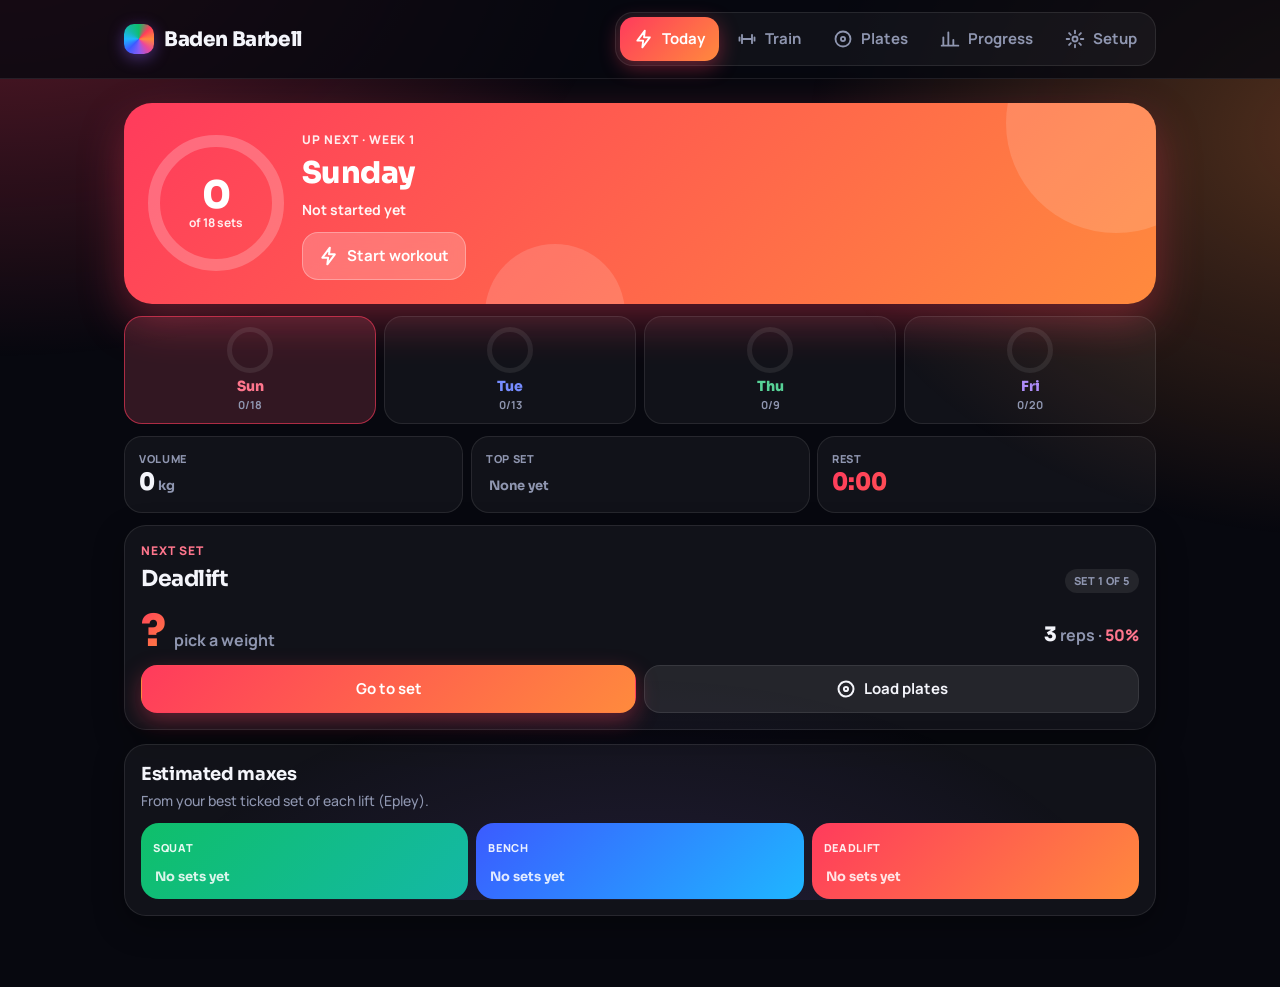
<file: index.html>
<!doctype html>
<html lang="en" data-theme="dark">
<head>
  <meta charset="utf-8">
  <meta name="viewport" content="width=device-width, initial-scale=1, viewport-fit=cover">
  <title>Baden Barbell</title>
  <meta name="description" content="Personal workout log">
  <meta name="theme-color" content="#07080f">
  <script>try{var t=(JSON.parse(localStorage.getItem('badenBarbell.v1'))||{}).theme;if(t)document.documentElement.dataset.theme=t}catch(e){}</script>
  <meta name="mobile-web-app-capable" content="yes">
  <meta name="apple-mobile-web-app-capable" content="yes">
  <meta name="apple-mobile-web-app-status-bar-style" content="black-translucent">
  <meta name="apple-mobile-web-app-title" content="Baden Barbell">
  <link rel="manifest" href="manifest.webmanifest">
  <link rel="icon" href="icons/icon.svg" type="image/svg+xml">
  <link rel="apple-touch-icon" href="icons/apple-touch-icon.png">
  <link rel="preconnect" href="https://fonts.googleapis.com">
  <link rel="preconnect" href="https://fonts.gstatic.com" crossorigin>
  <link rel="stylesheet" href="https://fonts.googleapis.com/css2?family=Manrope:wght@400;500;600;700;800&family=Sora:wght@600;700;800&display=swap">
  <link rel="stylesheet" href="styles.css">
</head>
<body data-day="sun">
  <div class="glow" aria-hidden="true"></div>
  <header class="top">
    <div class="top-in">
      <div class="brand">
        <span class="mark" aria-hidden="true"></span>
        <h1>Baden Barbell</h1>
      </div>
      <nav class="tabs" aria-label="Main">
        <span class="tabpill" aria-hidden="true"></span>
        <button class="tab on" data-act="tab" data-tab="today">
          <svg viewBox="0 0 24 24" aria-hidden="true"><path d="M13 2L4 14h7l-1 8 9-12h-7z"/></svg>
          <span>Today</span>
        </button>
        <button class="tab" data-act="tab" data-tab="train">
          <svg viewBox="0 0 24 24" aria-hidden="true"><path d="M3 10v4M6 7v10M18 7v10M21 10v4M6 12h12"/></svg>
          <span>Train</span>
        </button>
        <button class="tab" data-act="tab" data-tab="plates">
          <svg viewBox="0 0 24 24" aria-hidden="true"><circle cx="12" cy="12" r="9"/><circle cx="12" cy="12" r="2.5"/></svg>
          <span>Plates</span>
        </button>
        <button class="tab" data-act="tab" data-tab="progress">
          <svg viewBox="0 0 24 24" aria-hidden="true"><path d="M4 20V10M10 20V4M16 20v-7M22 20H2"/></svg>
          <span>Progress</span>
        </button>
        <button class="tab" data-act="tab" data-tab="setup">
          <svg viewBox="0 0 24 24" aria-hidden="true"><circle cx="12" cy="12" r="3"/><path d="M12 2v3M12 19v3M2 12h3M19 12h3M4.9 4.9l2.1 2.1M17 17l2.1 2.1M4.9 19.1L7 17M17 7l2.1-2.1"/></svg>
          <span>Setup</span>
        </button>
      </nav>
    </div>
  </header>

  <main>
    <section id="today" class="view"></section>
    <section id="train" class="view" hidden></section>
    <section id="plates" class="view" hidden></section>
    <section id="progress" class="view" hidden></section>
    <section id="setup" class="view" hidden></section>
  </main>

  <dialog id="sheet" class="sheet" aria-label="Choose exercise"></dialog>

  <button id="rest" class="restpill" data-act="resthide" hidden aria-label="Rest timer, tap to hide"><i class="dot"></i>Rest <b>0:00</b></button>
  <div id="toast" class="toast" role="status" aria-live="polite"></div>

  <script src="app.js"></script>
</body>
</html>
</file>
<file: styles.css>
/* Baden Barbell */
:root {
  /* Day gradients: a = start, b = end */
  --sun-a: #ff3b5c; --sun-b: #ff8a3d;
  --tue-a: #3b5bff; --tue-b: #1fb6ff;
  --thu-a: #0fbf6a; --thu-b: #14b8a6;
  --fri-a: #8b5cf6; --fri-b: #ec4899;
  --sun: var(--sun-a); --tue: var(--tue-a); --thu: var(--thu-a); --fri: var(--fri-a);
  --sun-grad: linear-gradient(135deg, var(--sun-a), var(--sun-b));
  --tue-grad: linear-gradient(135deg, var(--tue-a), var(--tue-b));
  --thu-grad: linear-gradient(135deg, var(--thu-a), var(--thu-b));
  --fri-grad: linear-gradient(135deg, var(--fri-a), var(--fri-b));
  --rainbow: linear-gradient(120deg, var(--sun-a), var(--fri-a) 40%, var(--tue-a) 75%, var(--thu-a));

  /* Dark (default) */
  --bg: #07080f;
  --surface: rgba(255, 255, 255, .045);
  --surface-2: rgba(255, 255, 255, .08);
  --surface-3: rgba(255, 255, 255, .13);
  --field: rgba(0, 0, 0, .35);
  --nav: rgba(10, 11, 20, .82);
  --text: #f4f5fb;
  --muted: #8f96b0;
  --line: rgba(255, 255, 255, .09);
  --shadow: 0 10px 30px rgba(0, 0, 0, .35);
  --glow-amt: 38%;
  --sheet-bg: #121420;
  --ink-mix: white;
  --ink-amt: 30%;
  color-scheme: dark;


  --radius: 22px;
  --tap: 48px;
  --head: "Sora", system-ui, sans-serif;
  --body: "Manrope", system-ui, sans-serif;
}

:root[data-theme="light"] {
  --bg: #f3f4fb;
  --surface: rgba(255, 255, 255, .78);
  --surface-2: rgba(16, 20, 40, .06);
  --surface-3: rgba(16, 20, 40, .1);
  --field: #ffffff;
  --nav: rgba(255, 255, 255, .88);
  --text: #10121c;
  --muted: #5b6178;
  --line: rgba(16, 20, 40, .09);
  --shadow: 0 8px 24px rgba(16, 20, 40, .08);
  --glow-amt: 22%;
    --sheet-bg: #ffffff;
  --ink-mix: black;
  --ink-amt: 12%;
  color-scheme: light;
}
@media (prefers-color-scheme: light) {
  :root[data-theme="system"] {
    --bg: #f3f4fb;
    --surface: rgba(255, 255, 255, .78);
    --surface-2: rgba(16, 20, 40, .06);
    --surface-3: rgba(16, 20, 40, .1);
    --field: #ffffff;
    --nav: rgba(255, 255, 255, .88);
    --text: #10121c;
    --muted: #5b6178;
    --line: rgba(16, 20, 40, .09);
    --shadow: 0 8px 24px rgba(16, 20, 40, .08);
    --glow-amt: 22%;
    --sheet-bg: #ffffff;
    --ink-mix: black;
    --ink-amt: 12%;
    color-scheme: light;
  }
}

/* Derived accent values live on body so they pick up the selected day */
body {
  --accent: var(--sun-a);
  --accent-2: var(--sun-b);
  --grad: linear-gradient(135deg, var(--accent), var(--accent-2));
  --accent-ink: color-mix(in srgb, var(--accent), var(--ink-mix) var(--ink-amt));
  --accent-soft: color-mix(in srgb, var(--accent) 16%, transparent);
}
body[data-day="sun"] { --accent: var(--sun-a); --accent-2: var(--sun-b); }
body[data-day="tue"] { --accent: var(--tue-a); --accent-2: var(--tue-b); }
body[data-day="thu"] { --accent: var(--thu-a); --accent-2: var(--thu-b); }
body[data-day="fri"] { --accent: var(--fri-a); --accent-2: var(--fri-b); }

* { box-sizing: border-box; }
html { -webkit-text-size-adjust: 100%; background: var(--bg); }
body {
  margin: 0; min-height: 100vh;
  background: transparent;
  color: var(--text);
  font: 500 16px/1.45 var(--body);
  -webkit-tap-highlight-color: transparent;
  padding-bottom: calc(92px + env(safe-area-inset-bottom));
}
/* Coloured glow behind everything, follows the selected day */
.glow {
  position: fixed; inset: 0; z-index: -1; pointer-events: none;
  background:
    radial-gradient(70vmax 50vmax at 0% -10%, color-mix(in srgb, var(--accent) var(--glow-amt), transparent), transparent 70%),
    radial-gradient(60vmax 45vmax at 105% 15%, color-mix(in srgb, var(--accent-2) calc(var(--glow-amt) * .8), transparent), transparent 70%),
    radial-gradient(60vmax 40vmax at 50% 115%, color-mix(in srgb, var(--fri-a) calc(var(--glow-amt) * .45), transparent), transparent 70%);
}
h1, h2, h3 { font-family: var(--head); margin: 0; letter-spacing: -.02em; }
button, input, select, textarea { font: inherit; color: inherit; }
button { cursor: pointer; }
button:disabled { opacity: .35; cursor: default; }
[hidden] { display: none !important; }
:focus-visible { outline: 3px solid var(--accent-ink); outline-offset: 2px; }
.grad-text {
  background: var(--g, var(--grad)); -webkit-background-clip: text; background-clip: text; color: transparent;
}

/* Header */
.top {
  position: sticky; top: 0; z-index: 10;
  background: color-mix(in srgb, var(--bg) 80%, transparent);
  border-bottom: 1px solid var(--line);
  padding-top: env(safe-area-inset-top);
}
.top-in { max-width: 1080px; margin: 0 auto; padding: 10px 16px; display: flex; align-items: center; gap: 16px; }
.brand { display: flex; align-items: center; gap: 10px; }
.brand h1 { font-size: 20px; font-weight: 800; }
.mark {
  width: 30px; height: 30px; border-radius: 10px;
  background: conic-gradient(from 45deg, var(--sun-a), var(--sun-b), var(--fri-b), var(--fri-a), var(--tue-a), var(--tue-b), var(--thu-b), var(--thu-a), var(--sun-a));
  box-shadow: 0 4px 16px color-mix(in srgb, var(--fri-a) 45%, transparent);
}

/* Tabs: floating bar on phone, top on desktop */
.tabs {
  position: fixed; left: 12px; right: 12px; bottom: calc(10px + env(safe-area-inset-bottom)); z-index: 10;
  display: grid; grid-template-columns: repeat(5, 1fr); gap: 4px;
  background: var(--nav);
  -webkit-backdrop-filter: blur(18px) saturate(1.6); backdrop-filter: blur(18px) saturate(1.6);
  border: 1px solid var(--line); border-radius: 24px; padding: 6px;
  box-shadow: 0 12px 40px rgba(0, 0, 0, .4);
}
.tab {
  position: relative; z-index: 1;
  min-height: 58px; border: 0; background: none; border-radius: 18px; padding: 0;
  display: flex; flex-direction: column; align-items: center; justify-content: center; gap: 3px;
  color: var(--muted); font-weight: 700; font-size: 12px; transition: color .25s;
}
.tabpill {
  position: absolute; top: 6px; bottom: 6px; left: 6px; border-radius: 18px;
  width: calc((100% - 12px - 16px) / 5);
  background: var(--grad); box-shadow: 0 6px 20px color-mix(in srgb, var(--accent) 40%, transparent);
  transform: translateX(calc(var(--ti, 1) * (100% + 4px)));
  transition: transform .45s cubic-bezier(.3, 1.35, .45, 1);
}
.tab svg { width: 24px; height: 24px; fill: none; stroke: currentColor; stroke-width: 2.2; stroke-linecap: round; stroke-linejoin: round; }
.tab.on { color: #fff; }

main { max-width: 1080px; margin: 0 auto; padding: 16px; }

/* Week pills */
.pills {
  display: flex; gap: 4px; margin-bottom: 12px; padding: 4px;
  background: var(--surface); border: 1px solid var(--line); border-radius: 999px;
}
.pill {
  flex: 1 1 0; min-height: 44px; padding: 0 8px; border-radius: 999px; border: 0; background: none;
  font-weight: 700; font-size: 15px; color: var(--muted); white-space: nowrap;
}
.pill.on { background: var(--text); color: var(--bg); }

/* Day buttons */
.days { display: grid; grid-template-columns: repeat(4, 1fr); gap: 8px; margin-bottom: 20px; }
.daybtn {
  --c: var(--sun); --g: var(--sun-grad);
  position: relative; min-height: 68px; border-radius: 18px;
  border: 1px solid color-mix(in srgb, var(--c) 40%, var(--line));
  background: color-mix(in srgb, var(--c) 12%, var(--surface));
  color: color-mix(in srgb, var(--c), var(--ink-mix) var(--ink-amt));
  display: flex; flex-direction: column; align-items: center; justify-content: center; gap: 1px;
  transition: transform .15s;
}
.daybtn:active { transform: scale(.96); }
.daybtn .dn { font-family: var(--head); font-weight: 800; font-size: 17px; }
.daybtn .dc { font-size: 13px; font-weight: 700; opacity: .85; font-variant-numeric: tabular-nums; }
.daybtn.on {
  background: var(--g); border-color: transparent; color: #fff;
  box-shadow: 0 10px 28px color-mix(in srgb, var(--c) 50%, transparent);
}
.daybtn.full .dc::after { content: " ✓"; }

/* Day head */
.dayhead { display: flex; align-items: flex-start; justify-content: space-between; gap: 12px; margin-bottom: 16px; }
.dayhead h2 { font-size: 32px; font-weight: 800; line-height: 1.1; }
.dayhead p { margin: 4px 0 0; color: var(--muted); font-size: 14px; }

.btn {
  min-height: var(--tap); padding: 0 16px; border-radius: 16px;
  border: 1px solid var(--line); background: var(--surface-2); font-weight: 700; font-size: 15px;
  display: inline-flex; align-items: center; justify-content: center; gap: 8px; white-space: nowrap;
  transition: transform .12s;
}
.btn:active:not(:disabled) { transform: scale(.97); }
.btn.primary { background: var(--grad); border-color: transparent; color: #fff; box-shadow: 0 8px 22px color-mix(in srgb, var(--accent) 35%, transparent); }
.btn.soft { background: var(--accent-soft); border-color: color-mix(in srgb, var(--accent) 30%, transparent); color: var(--accent-ink); }
.btn.danger { background: color-mix(in srgb, var(--sun-a) 10%, transparent); color: color-mix(in srgb, var(--sun-a), var(--ink-mix) var(--ink-amt)); border-color: color-mix(in srgb, var(--sun-a) 35%, transparent); }
.btn.armed { background: var(--sun-grad); border-color: transparent; color: #fff; }
.btn.block { width: 100%; }
.btn svg { width: 20px; height: 20px; fill: none; stroke: currentColor; stroke-width: 2.4; stroke-linecap: round; stroke-linejoin: round; flex: none; }

/* Exercise cards */
.cards { display: grid; gap: 14px; }
.card {
  position: relative; background: var(--surface); border-radius: var(--radius);
  border: 1px solid var(--line); padding: 14px; overflow: hidden; box-shadow: var(--shadow);
}
.card.main::before {
  content: ""; position: absolute; left: 0; right: 0; top: 0; height: 3px; background: var(--grad);
}
.card-h { display: flex; align-items: center; gap: 8px; margin-bottom: 10px; }
.card-h h3 { font-size: 18px; font-weight: 700; flex: 1; min-width: 0; }
.chip {
  font-size: 11px; font-weight: 800; text-transform: uppercase; letter-spacing: .05em;
  padding: 4px 9px; border-radius: 999px; background: var(--surface-2); color: var(--muted); white-space: nowrap;
}
.chip.lift { background: var(--grad); color: #fff; }
.count { font-weight: 800; font-size: 14px; color: var(--muted); font-variant-numeric: tabular-nums; white-space: nowrap; }
.count.full { color: var(--accent-ink); }
.pen {
  width: 44px; height: 44px; margin: -6px -6px -6px 0; border: 0; border-radius: 12px; background: none;
  color: var(--muted); display: grid; place-items: center; flex: none;
}
.pen svg { width: 19px; height: 19px; fill: none; stroke: currentColor; stroke-width: 2.2; stroke-linecap: round; stroke-linejoin: round; }
.pen:active { background: var(--surface-2); }
.empty { color: var(--muted); font-size: 14px; padding: 6px 2px; }

/* Set rows */
.set {
  display: grid; grid-template-columns: minmax(58px, 1fr) var(--tap) minmax(64px, 88px) var(--tap) 56px;
  align-items: center; gap: 6px; padding: 6px; margin: 0 -6px; border-radius: 16px;
  transition: background .2s;
}
.set + .set { margin-top: 2px; }
.set.done { background: linear-gradient(90deg, color-mix(in srgb, var(--accent) 22%, transparent), color-mix(in srgb, var(--accent-2) 8%, transparent)); }
.lbl { display: flex; flex-wrap: wrap; align-items: baseline; column-gap: 4px; line-height: 1.15; min-width: 0; }
.lbl b { font-family: var(--head); font-size: 18px; font-weight: 700; }
.lbl span { font-size: 13px; color: var(--muted); }
.lbl em { flex-basis: 100%; font-style: normal; font-weight: 800; font-size: 13px; color: var(--accent-ink); }
.step {
  height: var(--tap); width: var(--tap); border-radius: 14px; border: 1px solid var(--line);
  background: var(--surface-2); display: grid; place-items: center;
}
.step svg { width: 20px; height: 20px; stroke: currentColor; stroke-width: 2.8; stroke-linecap: round; fill: none; }
.step:active { transform: scale(.92); background: var(--surface-3); }
.wt {
  height: var(--tap); width: 100%; min-width: 0; text-align: center; border-radius: 14px;
  border: 1px solid var(--line); background: var(--field);
  font-family: var(--head); font-size: 18px; font-weight: 700; font-variant-numeric: tabular-nums;
}
.wt::placeholder { color: var(--muted); opacity: .55; font-weight: 600; }
.wt:focus { outline: none; border-color: var(--accent); box-shadow: 0 0 0 3px color-mix(in srgb, var(--accent) 25%, transparent); }
.check {
  height: 52px; width: 56px; border-radius: 16px;
  border: 1.5px solid color-mix(in srgb, var(--accent) 45%, var(--line)); background: none;
  color: color-mix(in srgb, var(--accent) 55%, var(--muted)); display: grid; place-items: center;
  transition: transform .12s, box-shadow .2s;
}
.check svg { width: 26px; height: 26px; fill: none; stroke: currentColor; stroke-width: 3.2; stroke-linecap: round; stroke-linejoin: round; }
.set.done .check { background: var(--grad); border-color: transparent; color: #fff; box-shadow: 0 6px 18px color-mix(in srgb, var(--accent) 45%, transparent); }
.check:active { transform: scale(.92); }

/* Edit mode */
.editbar {
  padding: 12px 14px; margin-bottom: 14px; border-radius: 18px;
  background: var(--accent-soft); border: 1px solid color-mix(in srgb, var(--accent) 30%, transparent);
}
.editbar p { margin: 0 0 4px; font-size: 14px; color: var(--text); opacity: .85; }
.editbar label { display: flex; align-items: center; gap: 10px; min-height: 44px; cursor: pointer; font-weight: 700; color: var(--accent-ink); }
.editbar input { width: 24px; height: 24px; accent-color: var(--accent); flex: none; }
.field {
  min-height: var(--tap); width: 100%; border-radius: 14px; border: 1px solid var(--line);
  background: var(--field); padding: 0 12px; font-weight: 600; font-size: 16px;
}
.field:focus { outline: none; border-color: var(--accent); box-shadow: 0 0 0 3px color-mix(in srgb, var(--accent) 25%, transparent); }
.ename { font-family: var(--head); font-weight: 700; font-size: 18px; }
select.field { padding-right: 8px; }
select.field option { background: #161a26; color: #f4f5fb; }
.erow { display: flex; gap: 8px; align-items: center; }
.erow + .erow, .esets + .erow, .erow + .esets { margin-top: 10px; }
.erow .grow { flex: 1; min-width: 0; }
.iconbtn { min-width: var(--tap); padding: 0; }
.esets { display: grid; gap: 6px; }
.eset { display: grid; grid-template-columns: 40px 1fr 1fr; align-items: center; gap: 8px; }
.eset > span { font-size: 15px; color: var(--muted); font-weight: 800; text-align: center; }
.eset.ehead span { font-size: 11px; text-transform: uppercase; letter-spacing: .06em; text-align: left; }
.eset.ehead span:first-child { text-align: center; }
.pctwrap { position: relative; }
.pctwrap .field { padding-right: 30px; color: var(--accent-ink); }
.pctwrap::after { content: "%"; position: absolute; right: 12px; top: 50%; transform: translateY(-50%); color: var(--muted); font-weight: 700; pointer-events: none; }
.efoot { display: grid; gap: 10px; margin-top: 16px; }

/* Progress */
.tiles { display: grid; grid-template-columns: repeat(2, 1fr); gap: 10px; margin-bottom: 16px; }
.tile {
  position: relative; overflow: hidden;
  border-radius: var(--radius); padding: 16px; color: #fff; background: var(--g);
  box-shadow: 0 12px 30px rgba(0, 0, 0, .25);
}
.tile::after {
  content: ""; position: absolute; width: 140px; height: 140px; right: -50px; top: -60px; border-radius: 50%;
  background: rgba(255, 255, 255, .16);
}
.tile.total { background: var(--rainbow); }
.tile small { display: block; font-weight: 800; font-size: 12px; opacity: .9; text-transform: uppercase; letter-spacing: .06em; }
.tile b { font-family: var(--head); font-size: 34px; font-weight: 800; line-height: 1.2; }
.tile b i { font-style: normal; font-size: 16px; font-weight: 700; opacity: .85; margin-left: 2px; }
.tile .sub { font-size: 13px; opacity: .9; }
.panel { background: var(--surface); border: 1px solid var(--line); border-radius: var(--radius); box-shadow: var(--shadow); padding: 16px; margin-bottom: 14px; }
.panel h2 { font-size: 18px; margin-bottom: 4px; }
.panel .hint { color: var(--muted); font-size: 14px; margin: 0 0 12px; }
.legend { display: flex; flex-wrap: wrap; gap: 14px; font-size: 14px; font-weight: 700; margin-bottom: 8px; }
.legend span { display: inline-flex; align-items: center; gap: 6px; }
.legend i { width: 12px; height: 12px; border-radius: 4px; display: inline-block; }
.chart { width: 100%; height: auto; display: block; }
.chart text { fill: var(--muted); font-family: var(--body); font-weight: 700; }
.chart .val { fill: var(--text); font-size: 11px; }
.chart .grid { stroke: var(--line); stroke-width: 1; }
.dayrow { padding: 10px 0; }
.dayrow + .dayrow { border-top: 1px solid var(--line); }
.dayrow-h { display: flex; justify-content: space-between; align-items: baseline; margin-bottom: 6px; }
.dayrow b { font-family: var(--head); font-size: 16px; }
.dayrow .n { font-weight: 800; font-variant-numeric: tabular-nums; font-size: 14px; }
.bar { height: 12px; border-radius: 99px; background: var(--surface-2); overflow: hidden; }
.bar i { display: block; height: 100%; border-radius: 99px; background: var(--g); }
.weekdots { display: flex; flex-wrap: wrap; gap: 4px; margin-top: 8px; }
.weekdots .chip { text-transform: none; letter-spacing: 0; font-size: 12px; }

/* Setup */
.maxes { display: grid; gap: 10px; }
.maxrow { display: grid; grid-template-columns: 1fr 140px; align-items: center; gap: 12px; }
.maxrow label { font-weight: 700; display: flex; align-items: center; gap: 10px; }
.maxrow label i { width: 12px; height: 12px; border-radius: 4px; }
.kgwrap { position: relative; }
.kgwrap input { padding-right: 38px; text-align: right; font-family: var(--head); font-weight: 700; }
.kgwrap::after { content: "kg"; position: absolute; right: 12px; top: 50%; transform: translateY(-50%); color: var(--muted); font-weight: 700; pointer-events: none; }
textarea.field { padding: 10px 12px; min-height: 120px; resize: vertical; font: 500 13px/1.4 ui-monospace, Menlo, monospace; }
.stack { display: grid; gap: 10px; }
.seg { display: grid; grid-template-columns: repeat(3, 1fr); gap: 4px; padding: 4px; border-radius: 18px; background: var(--surface-2); }
.seg button { min-height: 44px; border: 0; border-radius: 14px; background: none; font-weight: 700; color: var(--muted); }
.seg button.on { background: var(--rainbow); color: #fff; }

/* Toast */
.toast {
  position: fixed; left: 50%; bottom: calc(104px + env(safe-area-inset-bottom)); z-index: 30;
  transform: translate(-50%, 20px); opacity: 0; pointer-events: none;
  background: var(--text); color: var(--bg); padding: 12px 18px; border-radius: 16px; font-weight: 700;
  transition: .2s; max-width: calc(100% - 32px); text-align: center;
}
.toast.show { opacity: 1; transform: translate(-50%, 0); }

/* Swap / add sheet */
.exname { all: unset; cursor: pointer; font: inherit; border-radius: 8px; display: inline-flex; align-items: center; min-height: 44px; min-width: 44px; margin: -8px 0; }
.exname:focus-visible { outline: 3px solid var(--accent-ink); outline-offset: 2px; }
.sheet {
  border: 0; padding: 0; background: none; color: var(--text);
  width: calc(100% - 24px); max-width: 560px;
  margin: calc(12px + env(safe-area-inset-top)) auto auto; max-height: calc(100% - 24px);
}
.sheet::backdrop { background: rgba(3, 4, 10, .6); -webkit-backdrop-filter: blur(6px); backdrop-filter: blur(6px); }
.sheet-in {
  display: grid; gap: 12px; padding: 16px; border-radius: 26px;
  background: linear-gradient(160deg, color-mix(in srgb, var(--accent) 14%, var(--sheet-bg)), var(--sheet-bg) 55%);
  border: 1px solid var(--line); box-shadow: 0 24px 60px rgba(0, 0, 0, .5);
}
.sheet-h { display: flex; align-items: center; justify-content: space-between; }
.sheet-h h2 { font-size: 22px; }
.sheet-in .hint { margin: 0; color: var(--muted); font-size: 14px; }
.sheet-in .hint b { color: var(--text); }
.sheet-lbl { font-weight: 700; color: var(--muted); }
#sheet-lift { width: 170px; flex: none; }
.sugs { display: flex; flex-wrap: wrap; gap: 8px; max-height: 38vh; overflow-y: auto; }
.sug {
  min-height: 44px; padding: 0 14px; border-radius: 999px; border: 1px solid var(--line);
  background: var(--surface-2); font-weight: 700; font-size: 15px;
}
.sug:active { transform: scale(.96); }
.sug.new { background: var(--grad); border-color: transparent; color: #fff; }
@media (min-width: 900px) { .sheet { margin-top: 12vh; } }

/* ---------- Plate line on set rows ---------- */
.pl-line {
  grid-column: 1 / -1; display: flex; align-items: center; gap: 8px; min-height: 24px;
  padding: 0 2px; font-size: 12px; color: var(--muted); font-weight: 700;
}
.pl-line:empty { display: none; }
.pl-line em { font-style: normal; font-weight: 600; opacity: .8; }
.pl-line strong { color: var(--sun-b); }
.pl-line.big { font-size: 14px; min-height: 36px; margin: 6px 0 4px; }
.pl-line.big .mps { height: 30px; }
.mps { display: inline-flex; align-items: center; gap: 1px; height: 20px; flex: none; }
.mps.ghost { opacity: .45; }
.mp { display: block; width: var(--pw); height: var(--ph); background: var(--pc); border-radius: 2px; box-shadow: inset 0 0 0 1px rgba(0, 0, 0, .25); animation: mpIn .3s ease-out both; }
@keyframes mpIn { from { transform: scaleY(.2); opacity: 0; } }

/* ---------- Plates screen ---------- */
.plate-hero { padding: 18px 14px; overflow: hidden; }
.pt-row { display: grid; grid-template-columns: 60px 1fr 60px; gap: 10px; align-items: center; }
.step.big { width: 60px; height: 60px; border-radius: 18px; }
.step.big svg { width: 26px; height: 26px; }
.pt-w { position: relative; display: block; }
.pt-w input {
  width: 100%; height: 72px; border-radius: 20px; border: 1px solid var(--line); background: var(--field);
  text-align: center; font: 800 40px/1 var(--head); letter-spacing: -.02em; padding: 0 44px 0 12px; color: var(--text);
}
.pt-w input:focus { outline: none; border-color: var(--accent); box-shadow: 0 0 0 3px color-mix(in srgb, var(--accent) 25%, transparent); }
.pt-w span { position: absolute; right: 16px; top: 50%; transform: translateY(-50%); color: var(--muted); font-weight: 800; }
.viz { margin: 18px -6px 8px; }
.barbell { position: relative; display: flex; align-items: center; height: 170px; }
.barbell::before {
  content: ""; position: absolute; left: 0; right: 0; top: 50%; height: 12px; transform: translateY(-50%);
  background: linear-gradient(#e6e8ee, #8d929e 60%, #b7bbc5); border-radius: 6px;
}
.side { position: relative; z-index: 1; flex: 1; display: flex; align-items: center; height: 100%; min-width: 0; }
.side.left { flex-direction: row-reverse; }
.shaft { position: relative; z-index: 1; flex: none; width: 74px; align-self: stretch; display: flex; align-items: flex-end; justify-content: center; }
.shaft::before {
  content: ""; position: absolute; left: 0; right: 0; top: 50%; height: 9px; transform: translateY(-50%);
  background: repeating-linear-gradient(90deg, #8d929e 0 2px, #b7bbc5 2px 4px); border-radius: 4px;
}
.shaft span { font-size: 11px; font-weight: 800; color: var(--muted); white-space: nowrap; }
.stop { display: block; flex: none; width: 8px; height: 40px; border-radius: 3px; background: linear-gradient(90deg, #9aa0ab, #e3e6ec, #9aa0ab); }
.plate {
  position: relative; display: grid; place-items: center; flex: none; width: var(--w); height: var(--h); margin: 0 1px;
  background: var(--pc); border-radius: 5px;
  box-shadow: inset 0 0 0 1px rgba(0, 0, 0, .3), inset 3px 0 0 rgba(255, 255, 255, .22), inset -3px 0 0 rgba(0, 0, 0, .18);
}
.plate[style*="#26262d"], .mp[style*="#26262d"] { box-shadow: inset 0 0 0 1.5px rgba(255, 255, 255, .4), inset 3px 0 0 rgba(255, 255, 255, .15); }
.pchip i[style*="#26262d"], .ptog i[style*="#26262d"] { box-shadow: inset 0 0 0 1.5px rgba(255, 255, 255, .5); }
.plate b { writing-mode: vertical-rl; transform: rotate(180deg); font: 800 11px/1 var(--head); color: rgba(255, 255, 255, .92); }
.plate[style*="#f1f2f4"] b, .plate[style*="#f2c418"] b { color: rgba(0, 0, 0, .7); }
.plate.in { animation: plateR .5s cubic-bezier(.2, .9, .3, 1.25) both; animation-delay: calc(var(--i) * 45ms); }
.left .plate.in { animation-name: plateL; }
.collar { display: block; flex: none; width: 14px; height: 34%; margin: 0 1px; border-radius: 4px; background: linear-gradient(90deg, #555a66, #b8bcc6, #555a66); }
.collar.in { animation: plateR .5s cubic-bezier(.2, .9, .3, 1.25) both; animation-delay: calc(var(--i) * 45ms); }
.left .collar.in { animation-name: plateL; }
@keyframes plateR { from { transform: translateX(70px); opacity: 0; } }
@keyframes plateL { from { transform: translateX(-70px); opacity: 0; } }
.pchips { display: flex; flex-wrap: wrap; gap: 8px; justify-content: center; }
.pchip {
  display: inline-flex; align-items: center; gap: 8px; min-height: 40px; padding: 0 14px; border-radius: 999px;
  background: var(--surface-2); border: 1px solid var(--line); font-weight: 800; animation: pop .35s cubic-bezier(.3, 1.6, .5, 1) both;
}
.pchip i, .ptog i { width: 14px; height: 14px; border-radius: 50%; background: var(--pc); box-shadow: inset 0 0 0 1px rgba(0, 0, 0, .3); }
.pchip b { color: var(--accent-ink); }
.pt-math { text-align: center; color: var(--muted); font-size: 14px; margin: 12px 0 0; }
.pt-math b { color: var(--text); font-family: var(--head); }
.pt-warn { text-align: center; color: var(--sun-b); font-weight: 700; font-size: 14px; margin: 10px 0 0; }
.hint.sm { margin: 14px 0 6px; font-size: 12px; font-weight: 800; text-transform: uppercase; letter-spacing: .06em; }
.seg.two { grid-template-columns: repeat(2, 1fr); }
.ptogs { display: grid; grid-template-columns: repeat(auto-fill, minmax(76px, 1fr)); gap: 6px; }
.ptog {
  min-height: 44px; border-radius: 14px; border: 1px solid var(--line); background: none; color: var(--muted);
  display: inline-flex; align-items: center; justify-content: center; gap: 8px; font-weight: 800; transition: .2s;
}
.ptog i { opacity: .35; transition: .2s; }
.ptog.on { background: var(--surface-2); color: var(--text); }
.ptog.on i { opacity: 1; }
.qrow + .qrow { margin-top: 12px; }
.qlbl { display: inline-block; margin-bottom: 6px; font: 800 14px var(--head); background: var(--g); -webkit-background-clip: text; background-clip: text; color: transparent; }
.qchips { display: flex; gap: 6px; overflow-x: auto; scrollbar-width: none; margin: 0 -16px; padding: 0 16px 2px; }
.qchips::-webkit-scrollbar { display: none; }
.qchip {
  flex: none; min-width: 64px; min-height: 52px; border-radius: 14px; border: 1px solid var(--line); background: var(--surface-2);
  display: flex; flex-direction: column; align-items: center; justify-content: center; font-size: 12px; font-weight: 700; color: var(--muted);
}
.qchip b { font: 800 15px var(--head); color: var(--text); }
.qchip:active { transform: scale(.95); }

/* ---------- Today dashboard ---------- */
.hero {
  position: relative; overflow: hidden; display: grid; grid-template-columns: auto 1fr; gap: 18px; align-items: center;
  padding: 18px; border-radius: 28px; color: #fff; background: var(--g); margin-bottom: 12px;
  box-shadow: 0 18px 44px color-mix(in srgb, var(--accent) 35%, transparent);
}
.hero::before, .hero::after { content: ""; position: absolute; border-radius: 50%; background: rgba(255, 255, 255, .14); pointer-events: none; }
.hero::before { width: 220px; height: 220px; right: -70px; top: -90px; animation: float 9s ease-in-out infinite; }
.hero::after { width: 140px; height: 140px; left: 35%; bottom: -80px; animation: float 11s ease-in-out infinite reverse; }
@keyframes float { 50% { transform: translate(-14px, 12px) scale(1.06); } }
.hero-t { position: relative; z-index: 1; min-width: 0; }
.hero-t small { font-weight: 800; font-size: 12px; text-transform: uppercase; letter-spacing: .08em; opacity: .9; }
.hero-t h2 { font-size: 30px; font-weight: 800; margin: 2px 0 4px; }
.live { display: flex; align-items: center; gap: 7px; font-weight: 700; font-size: 14px; opacity: .95; margin-bottom: 12px; min-height: 20px; }
.dot { width: 8px; height: 8px; border-radius: 50%; background: currentColor; flex: none; animation: blink 1.4s ease-in-out infinite; display: inline-block; }
@keyframes blink { 50% { opacity: .25; transform: scale(.7); } }
.btn.glass { background: rgba(255, 255, 255, .2); border-color: rgba(255, 255, 255, .3); color: #fff; -webkit-backdrop-filter: blur(8px); backdrop-filter: blur(8px); }
.ring-wrap { position: relative; z-index: 1; display: grid; place-items: center; }
.ring { display: block; transform: rotate(-90deg); }
.ring circle { fill: none; }
.ring-bg { stroke: var(--surface-2); }
.ring-fg { stroke: var(--c, var(--accent)); stroke-linecap: round; transition: stroke-dashoffset 1s cubic-bezier(.3, .9, .3, 1); }
.ring.big .ring-bg { stroke: rgba(255, 255, 255, .22); }
.ring.big .ring-fg { stroke: #fff; filter: drop-shadow(0 0 6px rgba(255, 255, 255, .5)); }
.ring-c { position: absolute; inset: 0; display: grid; place-content: center; text-align: center; }
.ring-c b { font: 800 38px/1 var(--head); }
.ring-c span { font-size: 12px; font-weight: 700; opacity: .9; }
.wstrip { display: grid; grid-template-columns: repeat(4, 1fr); gap: 8px; margin-bottom: 12px; }
.wday {
  position: relative; display: grid; justify-items: center; gap: 2px; padding: 10px 4px; border-radius: 18px;
  border: 1px solid var(--line); background: var(--surface); color: var(--text); transition: transform .15s, border-color .2s;
}
.wday .ring { margin-bottom: 2px; }
.wday span { font: 800 14px var(--head); color: color-mix(in srgb, var(--c), var(--ink-mix) var(--ink-amt)); }
.wday small { font-size: 11px; font-weight: 700; color: var(--muted); }
.wday.on { border-color: color-mix(in srgb, var(--c) 60%, transparent); background: color-mix(in srgb, var(--c) 14%, var(--surface)); }
.wday:active { transform: scale(.95); }
.stats { display: grid; grid-template-columns: repeat(3, 1fr); gap: 8px; margin-bottom: 12px; }
.stat { padding: 12px; border-radius: 18px; background: var(--surface); border: 1px solid var(--line); min-width: 0; }
.stat small { display: block; font-size: 11px; font-weight: 800; text-transform: uppercase; letter-spacing: .06em; color: var(--muted); }
.stat { padding: 12px 10px; }
.stat b { display: block; font: 800 19px/1.3 var(--head); white-space: nowrap; overflow: hidden; text-overflow: ellipsis; font-variant-numeric: tabular-nums; }
.stat b i { font-style: normal; font-size: 13px; font-weight: 700; color: var(--muted); margin-left: 3px; }
.stat.rest b { background: var(--grad); -webkit-background-clip: text; background-clip: text; color: transparent; }
.stat.rest.long b { background: var(--sun-grad); -webkit-background-clip: text; background-clip: text; }
.eyebrow { display: block; font-size: 12px; font-weight: 800; text-transform: uppercase; letter-spacing: .08em; color: var(--accent-ink); margin-bottom: 4px; }
.next-h { display: flex; align-items: center; justify-content: space-between; gap: 10px; }
.next-h h2 { font-size: 22px; }
.next-b { display: flex; align-items: flex-end; justify-content: space-between; gap: 12px; margin-top: 10px; }
.next-w b { font: 800 44px/1 var(--head); letter-spacing: -.03em; background: var(--grad); -webkit-background-clip: text; background-clip: text; color: transparent; }
.next-w span { margin-left: 6px; color: var(--muted); font-weight: 700; }
.next-r { font-weight: 700; color: var(--muted); padding-bottom: 6px; }
.next-r b { font: 800 20px var(--head); color: var(--text); }
.next-r em { font-style: normal; color: var(--accent-ink); font-weight: 800; }
.next .erow { margin-top: 12px; }
.emax { display: grid; grid-template-columns: repeat(3, 1fr); gap: 8px; }
.emx { padding: 12px; border-radius: 18px; color: #fff; background: var(--g); position: relative; overflow: hidden; }
.emx small { font-size: 11px; font-weight: 800; text-transform: uppercase; letter-spacing: .06em; opacity: .9; }
.emx b { display: block; font: 800 24px/1.2 var(--head); }
.emx b i { font-style: normal; font-size: 13px; font-weight: 700; opacity: .85; margin-left: 2px; }

/* Rest pill (Train screen) */
body.resting { padding-bottom: calc(150px + env(safe-area-inset-bottom)); }
@media (min-width: 900px) { body.resting { padding-bottom: 90px; } }
.restpill {
  position: fixed; z-index: 11; left: 50%; transform: translateX(-50%);
  bottom: calc(96px + env(safe-area-inset-bottom));
  display: inline-flex; align-items: center; gap: 8px; min-height: 44px; padding: 0 18px; border-radius: 999px;
  border: 0; background: var(--grad); color: #fff; font-weight: 800; font-size: 15px;
  box-shadow: 0 10px 30px color-mix(in srgb, var(--accent) 45%, transparent);
  animation: pillIn .45s cubic-bezier(.3, 1.4, .5, 1) both;
}
.restpill b { font-family: var(--head); font-variant-numeric: tabular-nums; min-width: 3.2em; text-align: left; }
.restpill.long { background: var(--sun-grad); }
@keyframes pillIn { from { transform: translate(-50%, 30px); opacity: 0; } }

/* ---------- Motion ---------- */
html { scroll-behavior: smooth; }
.view.enter { animation: viewIn .4s cubic-bezier(.2, .8, .2, 1) both; }
@keyframes viewIn { from { opacity: 0; transform: translateY(10px); } }
.rise { animation: rise .55s cubic-bezier(.2, .8, .2, 1) both; animation-delay: calc(var(--i, 0) * 55ms); }
@keyframes rise { from { opacity: 0; transform: translateY(18px) scale(.98); } }
@keyframes pop { 0% { transform: scale(.7); } 60% { transform: scale(1.12); } 100% { transform: scale(1); } }
.set.done .check { animation: pop .4s cubic-bezier(.3, 1.6, .5, 1); }
.set.done .check path { stroke-dasharray: 24; animation: draw .35s .05s ease-out both; }
@keyframes draw { from { stroke-dashoffset: 24; } }
.set.flash { animation: flash 1.4s ease-out; }
@keyframes flash { 0%, 40% { background: color-mix(in srgb, var(--accent) 35%, transparent); } }
.bump { display: inline-block; animation: bump .35s cubic-bezier(.3, 1.6, .5, 1); }
@keyframes bump { 50% { transform: scale(1.25); } }
.daybtn, .pill { transition: transform .15s, background-color .25s, color .25s, box-shadow .25s; }
.chart rect.bar-r { transform-box: fill-box; transform-origin: bottom; animation: grow .8s cubic-bezier(.2, .8, .2, 1) both; animation-delay: calc(var(--i) * 50ms); }
@keyframes grow { from { transform: scaleY(0); } }
.bar i { animation: fill .9s cubic-bezier(.2, .8, .2, 1) both; }
@keyframes fill { from { width: 0; } }
.toast { transition: opacity .25s, transform .35s cubic-bezier(.3, 1.4, .5, 1); }
.confetti { position: fixed; inset: 0; pointer-events: none; z-index: 40; overflow: hidden; }
.confetti i {
  position: absolute; left: 50%; top: 42%; width: 9px; height: 14px; border-radius: 2px;
  animation: confetti 1.7s cubic-bezier(.15, .6, .4, 1) both; animation-delay: var(--d);
}
@keyframes confetti {
  0% { transform: translate(0, 0) rotate(0); opacity: 1; }
  35% { transform: translate(calc(var(--x) * .7), var(--y)) rotate(calc(var(--r) * .4)); opacity: 1; }
  100% { transform: translate(var(--x), 70vh) rotate(var(--r)); opacity: 0; }
}

/* Small phones */
@media (max-width: 360px) {
  :root { --tap: 44px; }
  .set { grid-template-columns: minmax(50px, 1fr) var(--tap) minmax(58px, 76px) var(--tap) 50px; gap: 4px; }
  .check { width: 50px; }
}

/* Desktop */
@media (min-width: 900px) {
  body { padding-bottom: 32px; }
  .top-in { padding: 12px 24px; justify-content: space-between; }
  .tabs { position: static; display: flex; background: var(--surface); box-shadow: none; border-radius: 18px; padding: 4px; -webkit-backdrop-filter: none; backdrop-filter: none; }
  .tab { flex-direction: row; min-height: 44px; padding: 0 14px; gap: 8px; font-size: 15px; border-radius: 14px; }
  .tab.on { background: var(--grad); box-shadow: 0 6px 20px color-mix(in srgb, var(--accent) 40%, transparent); }
  .tabpill { display: none; }
  .restpill { bottom: 28px; }
  .hero { grid-template-columns: auto 1fr; padding: 24px; }
  .stats { grid-template-columns: repeat(3, 1fr); }
  .stat { padding: 14px; }
  .stat b { font-size: 24px; }
  .tab svg { width: 20px; height: 20px; }
  main { padding: 24px; }
  .pills { max-width: 520px; }
  .days { max-width: 620px; }
  .cards { grid-template-columns: repeat(2, 1fr); align-items: start; }
  .tiles { grid-template-columns: repeat(4, 1fr); }
  .cols { display: grid; grid-template-columns: 1fr 1fr; gap: 14px; align-items: start; }
  .cols > .panel { margin-bottom: 0; }
  .toast { bottom: 32px; }
}
@media (prefers-reduced-motion: reduce) {
  *, *::before, *::after { transition: none !important; animation: none !important; }
}
</file>
